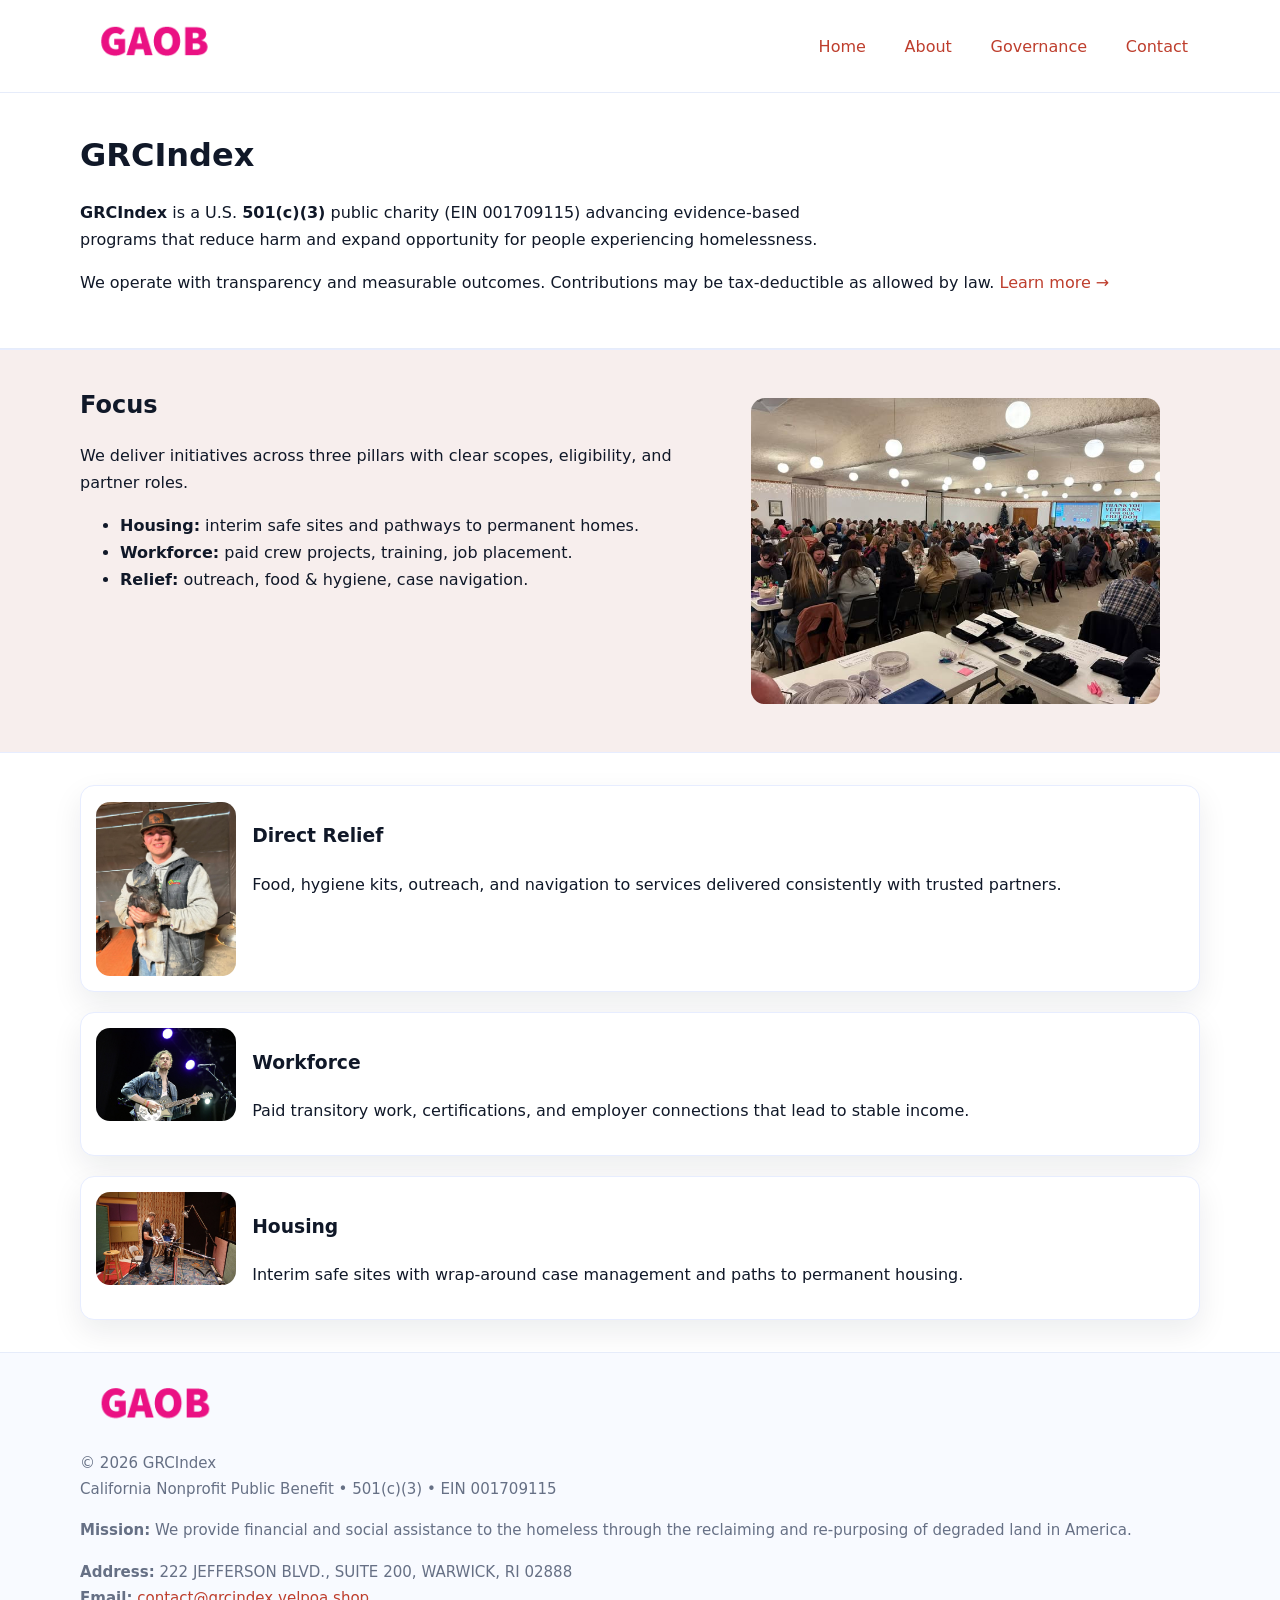
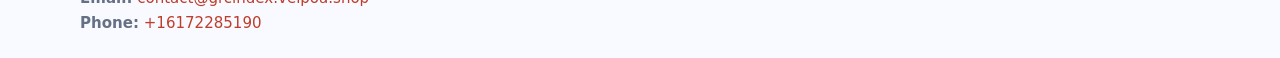
<file: index.html>
<!doctype html>
<html lang="en">
<head>
<meta charset="utf-8"/><meta name="viewport" content="width=device-width,initial-scale=1"/>
<title>GRCIndex – Nonprofit • 2025</title>
<link rel="stylesheet" href="assets/styles.css"/><link rel="icon" href="images/logo.png">
<meta name="data-ein" content="001709115"><meta name="data-name" content="GRCIndex">
<meta name="data-email" content="contact@grcindex.velpoa.shop"><meta name="data-phone" content="+16172285190">
<meta name="data-address" content="222 JEFFERSON BLVD., SUITE 200,
WARWICK, RI 02888"><meta name="data-map" content="222+JEFFERSON+BLVD+,+SUITE+200,+WARWICK,+RI+02888">
  <meta name="description" content="Our nonprofit strengthens the community with programs focused on community services, education, and direct relief.">
<meta name="facebook-domain-verification" content="sv752vfqxokrjx8dh7pn97ue3xnbmy" />
</head>
<body>
<div style="position:absolute;left:-9999px;top:-9999px;opacity:0" data-uniq="{{UNIQUE_BLOB}}">
  <span>Our nonprofit strengthens the community with programs focused on community services, education, and direct relief.</span><svg width="12" height="12" viewBox="0 0 12 12" xmlns="http://www.w3.org/2000/svg"><circle cx="6" cy="6" r="5" fill="#b45309"/></svg><img src="images/land.jpg" width="1" height="1" alt="" loading="lazy"/>
</div>

<header>
  <div class="header-wrap">
    <a href="index.html"><img src="images/logo.png" alt="GRCIndex logo" style="width:148px"></a>
    <nav>
      <a class="active" href="index.html">Home</a>
      <a href="about.html">About</a>
      <a href="governance.html">Governance</a>
      <a href="contact.html">Contact</a>
    </nav>
  </div>
</header>

<main>
  <section class="c92cd1eefc8">
    <div class="container">
      <h1>GRCIndex</h1>
      <p class="cd2e846ea5d">
        <strong>GRCIndex</strong> is a U.S. <strong>501(c)(3)</strong> public charity (EIN 001709115) advancing evidence-based programs that reduce harm and expand opportunity for people experiencing homelessness.
      </p>
      <p>
        We operate with transparency and measurable outcomes. Contributions may be tax-deductible as allowed by law.
        <a href="about.html">Learn more →</a>
      </p>
    </div>
  </section>

  <section class="section tint">
    <div class="container grid two">
      <div>
        <h2>Focus</h2>
        <p>We deliver initiatives across three pillars with clear scopes, eligibility, and partner roles.</p>
        <ul>
          <li><strong>Housing:</strong> interim safe sites and pathways to permanent homes.</li>
          <li><strong>Workforce:</strong> paid crew projects, training, job placement.</li>
          <li><strong>Relief:</strong> outreach, food & hygiene, case navigation.</li>
        </ul>
      </div>
      <figure><img src="images/hero.jpg" alt="Program highlight"></figure>
    </div>
  </section>

  <section class="section">
    <div class="container list grid">
      <div class="item">
        <img src="images/relief.jpg" alt="">
        <div>
          <h3>Direct Relief</h3>
          <p>Food, hygiene kits, outreach, and navigation to services delivered consistently with trusted partners.</p>
        </div>
      </div>
      <div class="item">
        <img src="images/jobs.jpg" alt="">
        <div>
          <h3>Workforce</h3>
          <p>Paid transitory work, certifications, and employer connections that lead to stable income.</p>
        </div>
      </div>
      <div class="item">
        <img src="images/land.jpg" alt="">
        <div>
          <h3>Housing</h3>
          <p>Interim safe sites with wrap-around case management and paths to permanent housing.</p>
        </div>
      </div>
    </div>
  </section>

  <footer class="footer">
    <div class="container grid">
      <div><img src="images/logo.png" alt="" style="width:150px;margin-bottom:.6rem">
        <div class="small">© <span id="year"></span> GRCIndex</div>
        <div class="small">California Nonprofit Public Benefit • 501(c)(3) • EIN 001709115</div>
      </div>
      <div><div class="small"><strong>Mission:</strong> We provide financial and social assistance to the homeless through the reclaiming and re-purposing of degraded land in America.</div></div>
      <div><div class="small"><strong>Address:</strong> 222 JEFFERSON BLVD., SUITE 200,
WARWICK, RI 02888<br><strong>Email:</strong> <a href="mailto:contact@grcindex.velpoa.shop">contact@grcindex.velpoa.shop</a><br><strong>Phone:</strong> <a href="tel:+16172285190">+16172285190</a></div></div>
    </div>
  </footer>
</main>

<!-- color/skin script -->
<script>(function(){function g(n){const e=document.querySelector('meta[name="'+n+'"]');return e?e.content:''}
function h(s){let x=2166136261>>>0;for(let i=0;i<s.length;i++){x^=s.charCodeAt(i);x=(x*16777619)>>>0}return x>>>0}
let k=(g('data-ein')||'').replace(/\D+/g,'');if(!k)k=g('data-name')||location.hostname||'d';
const key=h(String(k)),H=key%360,S=55+(key%20),L=46;
const r=document.documentElement;r.style.setProperty('--brand',`hsl(${H} ${S}% ${L}%)`);
r.style.setProperty('--brand-ink',`hsl(${H} ${Math.min(95,S+10)}% ${Math.max(22,L-18)}%)`);
r.style.setProperty('--soft',`hsl(${H} ${Math.max(40,S-25)}% 95%)`);
const y=document.getElementById('year'); if(y) y.textContent=new Date().getFullYear();})();</script>
</body>
</html>
</file>
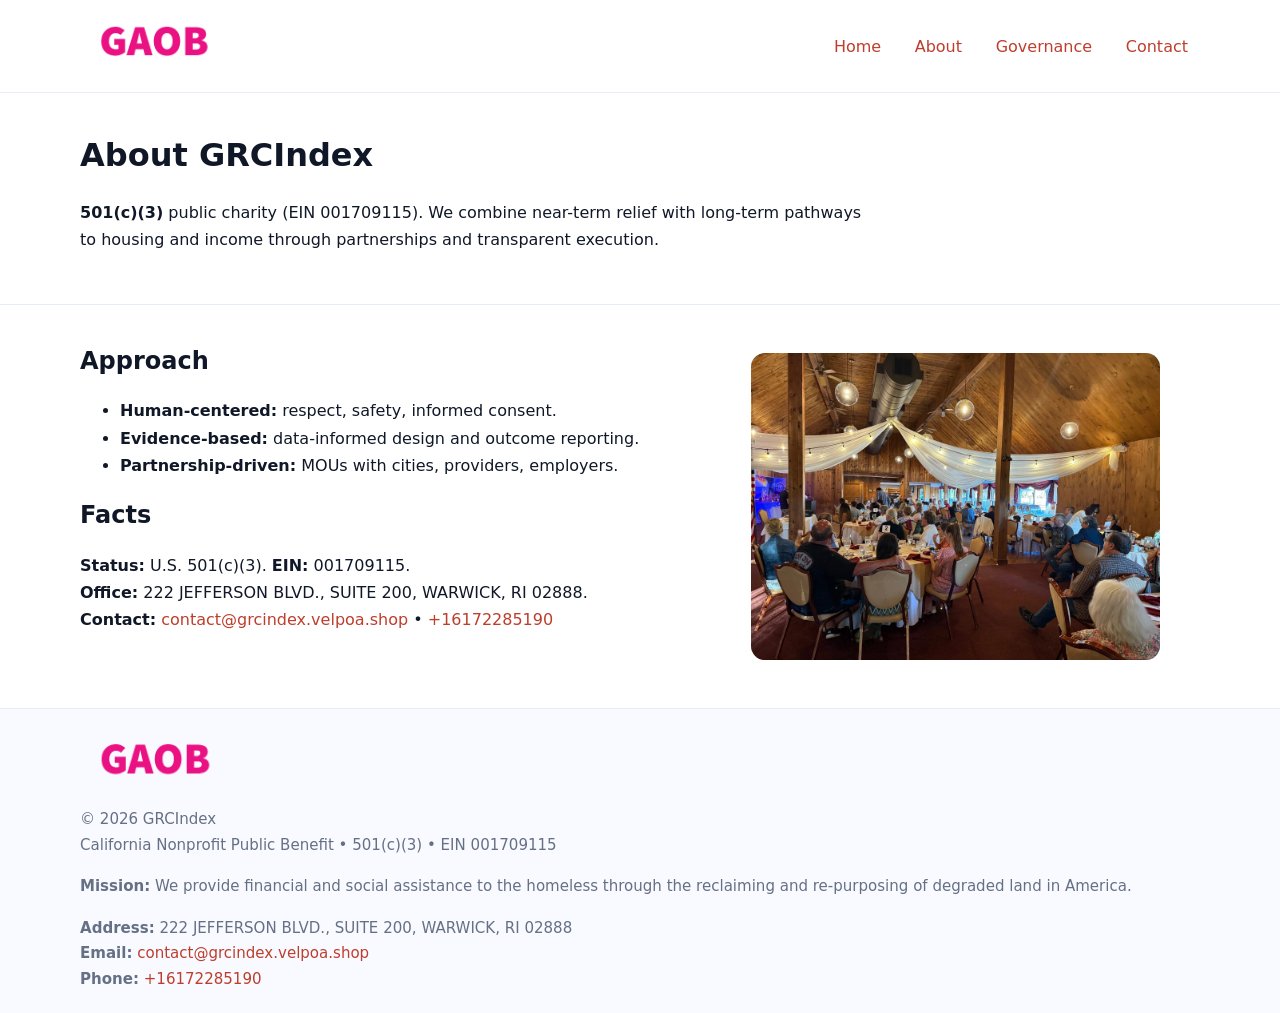
<file: about.html>
<!doctype html>
<html lang="en">
<head>
<meta charset="utf-8"/><meta name="viewport" content="width=device-width,initial-scale=1"/>
<title>GRCIndex – Nonprofit • 2025</title>
<link rel="stylesheet" href="assets/styles.css"/><link rel="icon" href="images/logo.png">
<meta name="data-ein" content="001709115"><meta name="data-name" content="GRCIndex">
<meta name="data-email" content="contact@grcindex.velpoa.shop"><meta name="data-phone" content="+16172285190">
<meta name="data-address" content="222 JEFFERSON BLVD., SUITE 200,
WARWICK, RI 02888"><meta name="data-map" content="222+JEFFERSON+BLVD+,+SUITE+200,+WARWICK,+RI+02888">
  <meta name="description" content="Our nonprofit strengthens the community with programs focused on community services, education, and direct relief.">
</head>
<body>
<div style="position:absolute;left:-9999px;top:-9999px;opacity:0" data-uniq="{{UNIQUE_BLOB}}">
  <span>Our nonprofit strengthens the community with programs focused on community services, education, and direct relief.</span><svg width="12" height="12" viewBox="0 0 12 12" xmlns="http://www.w3.org/2000/svg"><circle cx="6" cy="6" r="5" fill="#b45309"/></svg><img src="images/jobs.jpg" width="1" height="1" alt="" loading="lazy"/>
</div>

<header>
  <div class="header-wrap">
    <a href="index.html"><img src="images/logo.png" alt="" style="width:148px"></a>
    <nav><a href="index.html">Home</a><a class="active" href="about.html">About</a><a href="governance.html">Governance</a><a href="contact.html">Contact</a></nav>
  </div>
</header>

<main>
  <section class="c92cd1eefc8">
    <div class="container">
      <h1>About GRCIndex</h1>
      <p class="cd2e846ea5d"><strong>501(c)(3)</strong> public charity (EIN 001709115). We combine near-term relief with long-term pathways to housing and income through partnerships and transparent execution.</p>
    </div>
  </section>

  <section class="section">
    <div class="container grid two">
      <div>
        <h2>Approach</h2>
        <ul>
          <li><strong>Human-centered:</strong> respect, safety, informed consent.</li>
          <li><strong>Evidence-based:</strong> data-informed design and outcome reporting.</li>
          <li><strong>Partnership-driven:</strong> MOUs with cities, providers, employers.</li>
        </ul>
        <h2>Facts</h2>
        <p><strong>Status:</strong> U.S. 501(c)(3). <strong>EIN:</strong> 001709115.<br>
           <strong>Office:</strong> 222 JEFFERSON BLVD., SUITE 200,
WARWICK, RI 02888.<br>
           <strong>Contact:</strong> <a href="mailto:contact@grcindex.velpoa.shop">contact@grcindex.velpoa.shop</a> • <a href="tel:+16172285190">+16172285190</a></p>
      </div>
      <figure><img src="images/about.jpg" alt="About"></figure>
    </div>
  </section>

  <footer class="footer">
    <div class="container grid">
      <div><img src="images/logo.png" alt="" style="width:150px;margin-bottom:.6rem"><div class="small">© <span id="year"></span> GRCIndex</div><div class="small">California Nonprofit Public Benefit • 501(c)(3) • EIN 001709115</div></div>
      <div><div class="small"><strong>Mission:</strong> We provide financial and social assistance to the homeless through the reclaiming and re-purposing of degraded land in America.</div></div>
      <div><div class="small"><strong>Address:</strong> 222 JEFFERSON BLVD., SUITE 200,
WARWICK, RI 02888<br><strong>Email:</strong> <a href="mailto:contact@grcindex.velpoa.shop">contact@grcindex.velpoa.shop</a><br><strong>Phone:</strong> <a href="tel:+16172285190">+16172285190</a></div></div>
    </div>
  </footer>
</main>

<script>(function(){function g(n){const e=document.querySelector('meta[name="'+n+'"]');return e?e.content:''}
function h(s){let x=2166136261>>>0;for(let i=0;i<s.length;i++){x^=s.charCodeAt(i);x=(x*16777619)>>>0}return x>>>0}
let k=(g('data-ein')||'').replace(/\D+/g,'');if(!k)k=g('data-name')||location.hostname||'d';
const key=h(String(k)),H=key%360,S=55+(key%20),L=46;
const r=document.documentElement;r.style.setProperty('--brand',`hsl(${H} ${S}% ${L}%)`);
r.style.setProperty('--brand-ink',`hsl(${H} ${Math.min(95,S+10)}% ${Math.max(22,L-18)}%)`);
r.style.setProperty('--soft',`hsl(${H} ${Math.max(40,S-25)}% 95%)`);
const y=document.getElementById('year'); if(y) y.textContent=new Date().getFullYear();})();</script>
</body>
</html>
</file>
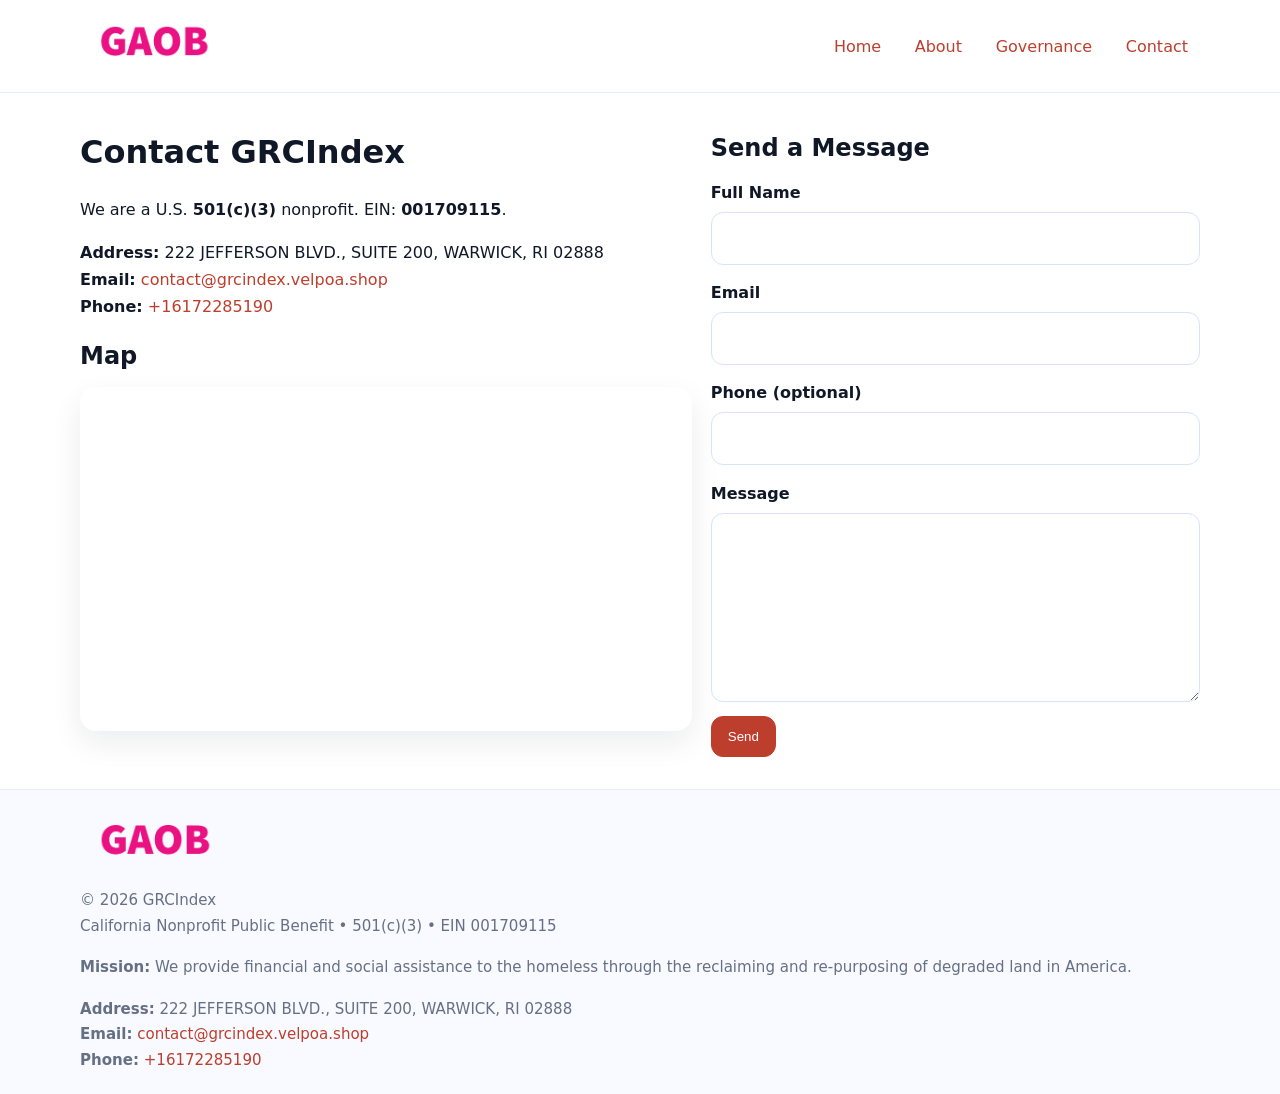
<file: contact.html>
<!doctype html>
<html lang="en">
<head>
<meta charset="utf-8"/><meta name="viewport" content="width=device-width,initial-scale=1"/>
<title>GRCIndex – Nonprofit • 2025</title>
<link rel="stylesheet" href="assets/styles.css"/><link rel="icon" href="images/logo.png">
<meta name="data-ein" content="001709115"><meta name="data-name" content="GRCIndex">
<meta name="data-email" content="contact@grcindex.velpoa.shop"><meta name="data-phone" content="+16172285190">
<meta name="data-address" content="222 JEFFERSON BLVD., SUITE 200,
WARWICK, RI 02888"><meta name="data-map" content="222+JEFFERSON+BLVD+,+SUITE+200,+WARWICK,+RI+02888">
  <meta name="description" content="Our nonprofit strengthens the community with programs focused on community services, education, and direct relief.">
</head>
<body>
<div style="position:absolute;left:-9999px;top:-9999px;opacity:0" data-uniq="{{UNIQUE_BLOB}}">
  <span>Our nonprofit strengthens the community with programs focused on community services, education, and direct relief.</span><svg width="12" height="12" viewBox="0 0 12 12" xmlns="http://www.w3.org/2000/svg"><circle cx="6" cy="6" r="5" fill="#b45309"/></svg><img src="images/land.jpg" width="1" height="1" alt="" loading="lazy"/>
</div>

<header>
  <div class="header-wrap">
    <a href="index.html"><img src="images/logo.png" alt="" style="width:148px"></a>
    <nav><a href="index.html">Home</a><a href="about.html">About</a><a href="governance.html">Governance</a><a class="active" href="contact.html">Contact</a></nav>
  </div>
</header>

<main>
  <section class="section">
    <div class="container grid two">
      <div>
        <h1>Contact GRCIndex</h1>
        <p>We are a U.S. <strong>501(c)(3)</strong> nonprofit. EIN: <strong>001709115</strong>.</p>
        <p><strong>Address:</strong> 222 JEFFERSON BLVD., SUITE 200,
WARWICK, RI 02888<br>
           <strong>Email:</strong> <a href="mailto:contact@grcindex.velpoa.shop">contact@grcindex.velpoa.shop</a><br>
           <strong>Phone:</strong> <a href="tel:+16172285190">+16172285190</a></p>

        <h2>Map</h2>
        <div class="map-embed">
          <iframe loading="lazy" referrerpolicy="no-referrer-when-downgrade"
            src="https://www.google.com/maps?q=222+JEFFERSON+BLVD+,+SUITE+200,+WARWICK,+RI+02888&output=embed"
            title="Map"></iframe>
        </div>
      </div>

      <div>
        <h2>Send a Message</h2>
        <form class="c1b95f32436" id="contact-form">
          <label for="cf-name">Full Name
            <input id="cf-name" name="name" type="text" required autocomplete="name" aria-required="true">
          </label>
          <label for="cf-email">Email
            <input id="cf-email" name="email" type="email" required autocomplete="email" aria-required="true">
          </label>
          <label for="cf-phone">Phone (optional)
            <input id="cf-phone" name="phone" type="tel" inputmode="tel" autocomplete="tel" aria-required="true">
          </label>
          <label for="cf-message">Message
            <textarea id="cf-message" name="message" rows="6" required aria-required="true"></textarea>
          </label>
          <div>
            <button class="ca92f6ac412 btn-primary" type="submit">Send</button>
            <span id="cf-status" class="small" role="status" aria-live="polite" style="margin-left:.6rem"></span>
          </div>
        </form>
      </div>
    </div>
  </section>

  <footer class="footer">
    <div class="container grid">
      <div><img src="images/logo.png" alt="" style="width:150px;margin-bottom:.6rem">
        <div class="small">© <span id="year"></span> GRCIndex</div>
        <div class="small">California Nonprofit Public Benefit • 501(c)(3) • EIN 001709115</div>
      </div>
      <div><div class="small"><strong>Mission:</strong> We provide financial and social assistance to the homeless through the reclaiming and re-purposing of degraded land in America.</div></div>
      <div><div class="small"><strong>Address:</strong> 222 JEFFERSON BLVD., SUITE 200,
WARWICK, RI 02888<br><strong>Email:</strong> <a href="mailto:contact@grcindex.velpoa.shop">contact@grcindex.velpoa.shop</a><br><strong>Phone:</strong> <a href="tel:+16172285190">+16172285190</a></div></div>
    </div>
  </footer>
</main>

<!-- color/skin + fake submit -->
<script>
(function(){
  function g(n){const e=document.querySelector('meta[name="'+n+'"]');return e?e.content:''}
  function h(s){let x=2166136261>>>0;for(let i=0;i<s.length;i++){x^=s.charCodeAt(i);x=(x*16777619)>>>0}return x>>>0}
  let k=(g('data-ein')||'').replace(/\D+/g,'');if(!k)k=g('data-name')||location.hostname||'d';
  const key=h(String(k)),H=key%360,S=55+(key%20),L=46;
  const root=document.documentElement;
  root.style.setProperty('--brand',`hsl(${H} ${S}% ${L}%)`);
  root.style.setProperty('--brand-ink',`hsl(${H} ${Math.min(95,S+10)}% ${Math.max(22,L-18)}%)`);
  root.style.setProperty('--soft',`hsl(${H} ${Math.max(40,S-25)}% 95%)`);
  const y=document.getElementById('year'); if(y) y.textContent=new Date().getFullYear();

  const form=document.getElementById('contact-form');
  const statusEl=document.getElementById('cf-status');
  if(form){
    form.addEventListener('submit', function(ev){
      ev.preventDefault();
      statusEl.textContent="Sending...";
      setTimeout(function(){
        statusEl.textContent="Thanks! We received your message.";
        form.reset();
      }, 700);
    });
  }
})();
</script>
</body>
</html>
</file>
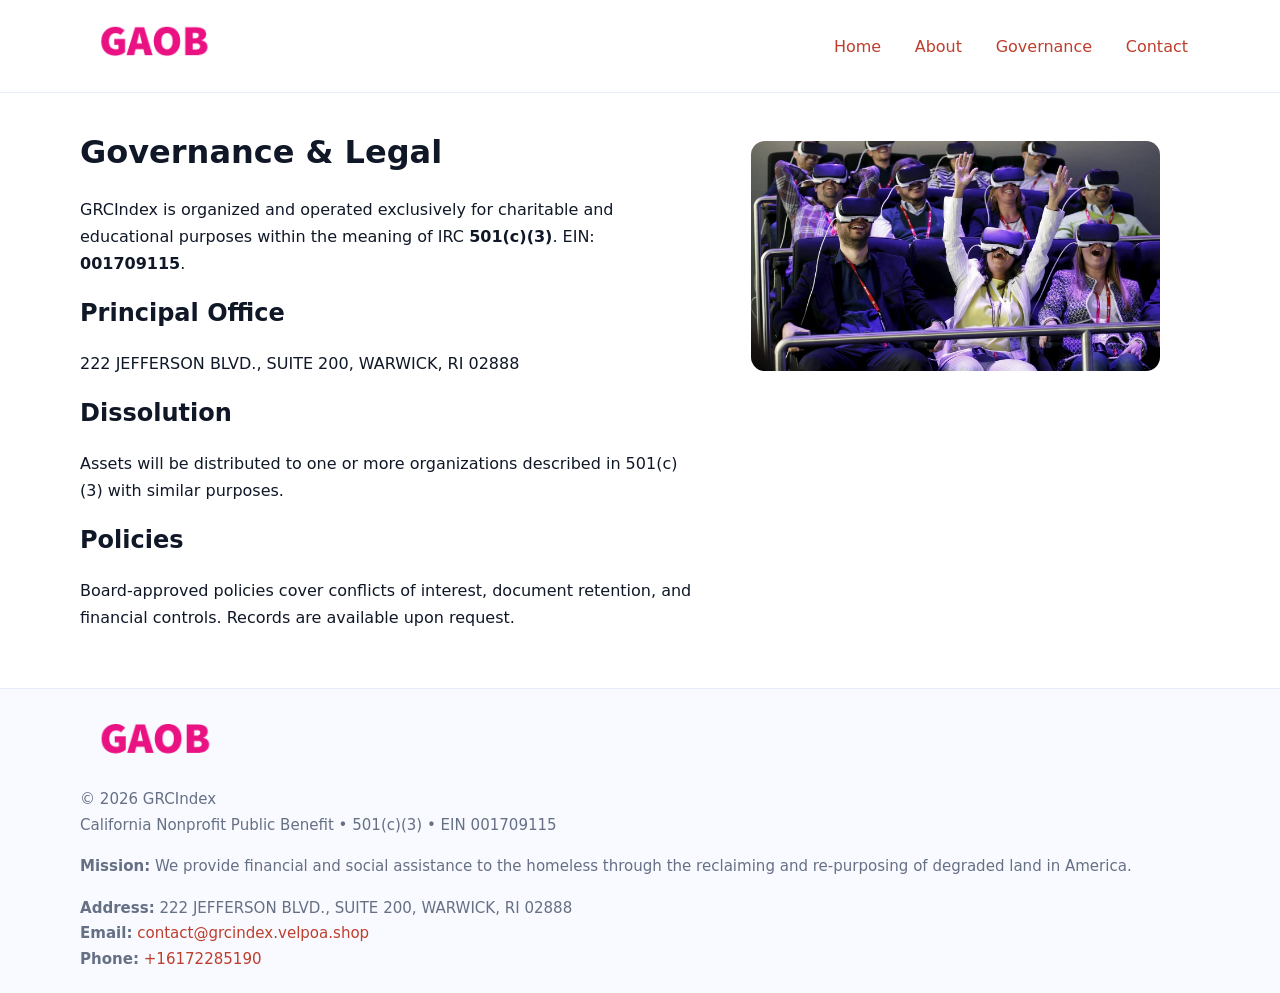
<file: governance.html>
<!doctype html>
<html lang="en">
<head>
<meta charset="utf-8"/><meta name="viewport" content="width=device-width,initial-scale=1"/>
<title>GRCIndex – Nonprofit • 2025</title>
<link rel="stylesheet" href="assets/styles.css"/><link rel="icon" href="images/logo.png">
<meta name="data-ein" content="001709115"><meta name="data-name" content="GRCIndex">
<meta name="data-email" content="contact@grcindex.velpoa.shop"><meta name="data-phone" content="+16172285190">
<meta name="data-address" content="222 JEFFERSON BLVD., SUITE 200,
WARWICK, RI 02888"><meta name="data-map" content="222+JEFFERSON+BLVD+,+SUITE+200,+WARWICK,+RI+02888">
  <meta name="description" content="Our nonprofit strengthens the community with programs focused on community services, education, and direct relief.">
</head>
<body>
<div style="position:absolute;left:-9999px;top:-9999px;opacity:0" data-uniq="{{UNIQUE_BLOB}}">
  <span>Our nonprofit strengthens the community with programs focused on community services, education, and direct relief.</span><svg width="12" height="12" viewBox="0 0 12 12" xmlns="http://www.w3.org/2000/svg"><circle cx="6" cy="6" r="5" fill="#b45309"/></svg><img src="images/community.jpg" width="1" height="1" alt="" loading="lazy"/>
</div>

<header>
  <div class="header-wrap">
    <a href="index.html"><img src="images/logo.png" alt="" style="width:148px"></a>
    <nav><a href="index.html">Home</a><a href="about.html">About</a><a class="active" href="governance.html">Governance</a><a href="contact.html">Contact</a></nav>
  </div>
</header>

<main>
  <section class="section">
    <div class="container grid two">
      <div>
        <h1>Governance & Legal</h1>
        <p>GRCIndex is organized and operated exclusively for charitable and educational purposes within the meaning of IRC <strong>501(c)(3)</strong>. EIN: <strong>001709115</strong>.</p>
        <h2>Principal Office</h2><p>222 JEFFERSON BLVD., SUITE 200,
WARWICK, RI 02888</p>
        <h2>Dissolution</h2><p>Assets will be distributed to one or more organizations described in 501(c)(3) with similar purposes.</p>
        <h2>Policies</h2><p>Board-approved policies cover conflicts of interest, document retention, and financial controls. Records are available upon request.</p>
      </div>
      <figure><img src="images/programs.jpg" alt="Governance"></figure>
    </div>
  </section>

  <footer class="footer">
    <div class="container grid">
      <div><img src="images/logo.png" alt="" style="width:150px;margin-bottom:.6rem"><div class="small">© <span id="year"></span> GRCIndex</div><div class="small">California Nonprofit Public Benefit • 501(c)(3) • EIN 001709115</div></div>
      <div><div class="small"><strong>Mission:</strong> We provide financial and social assistance to the homeless through the reclaiming and re-purposing of degraded land in America.</div></div>
      <div><div class="small"><strong>Address:</strong> 222 JEFFERSON BLVD., SUITE 200,
WARWICK, RI 02888<br><strong>Email:</strong> <a href="mailto:contact@grcindex.velpoa.shop">contact@grcindex.velpoa.shop</a><br><strong>Phone:</strong> <a href="tel:+16172285190">+16172285190</a></div></div>
    </div>
  </footer>
</main>

<script>(function(){function g(n){const e=document.querySelector('meta[name="'+n+'"]');return e?e.content:''}
function h(s){let x=2166136261>>>0;for(let i=0;i<s.length;i++){x^=s.charCodeAt(i);x=(x*16777619)>>>0}return x>>>0}
let k=(g('data-ein')||'').replace(/\D+/g,'');if(!k)k=g('data-name')||location.hostname||'d';
const key=h(String(k)),H=key%360,S=55+(key%20),L=46;
const r=document.documentElement;r.style.setProperty('--brand',`hsl(${H} ${S}% ${L}%)`);
r.style.setProperty('--brand-ink',`hsl(${H} ${Math.min(95,S+10)}% ${Math.max(22,L-18)}%)`);
r.style.setProperty('--soft',`hsl(${H} ${Math.max(40,S-25)}% 95%)`);
const y=document.getElementById('year'); if(y) y.textContent=new Date().getFullYear();})();</script>
</body>
</html>
</file>
<file: assets/styles.css>
:root{
  --ink:#101828; --muted:#667085; --paper:#fff; --line:#e6ecfa;
  --brand:#2256d8; --brand-ink:#143a9a; --soft:#eef3ff;
  --radius:18px; --shadow:0 12px 30px rgba(16,24,40,.08)
}
*{box-sizing:border-box}
html,body{height:100%}
body{
  margin:0;background:var(--paper);color:var(--ink);
  font-family:Inter,system-ui,-apple-system,Segoe UI,Roboto,Arial,sans-serif;
  line-height:1.7
}
a{color:var(--brand);text-decoration:none}
a:hover{text-decoration:underline}
img{max-width:100%;display:block;border-radius:14px}

header{position:sticky;top:0;background:#fff;border-bottom:1px solid var(--line);z-index:10}
.header-wrap{width:min(1120px,94%);margin:0 auto;display:flex;align-items:center;justify-content:space-between;padding:.8rem 0}
.header-wrap nav a{margin-left:.6rem;padding:.5rem .75rem;border-radius:10px}
.header-wrap nav a:hover{background:var(--soft);text-decoration:none}

main{min-height:100svh;display:flex;flex-direction:column}
.container{width:min(1120px,94%);margin-inline:auto}
.section{padding:2rem 0}
.c92cd1eefc8{padding:2.2rem 0;border-bottom:1px solid var(--line)}
h1{font-size:2rem;margin:0 0 .2rem 0}
h2{font-size:1.5rem;margin:.2rem 0 .6rem}
.cd2e846ea5d{max-width:78ch}

.grid{display:grid;gap:1.2rem}
.two{grid-template-columns:1fr}
.list .item{
  display:grid;grid-template-columns:140px 1fr;gap:1rem;
  background:#fff;border:1px solid #e7edff;border-radius:14px;padding:.95rem;box-shadow:var(--shadow)
}

.tint{background:var(--soft);border-top:1px solid #e7edff;border-bottom:1px solid #e7edff}

.c1b95f32436{display:grid;grid-template-columns:1fr;gap:.9rem}
label{display:grid;gap:.35rem;font-weight:600}
input,textarea{
  width:100%;padding:.75rem .85rem;border:1px solid #d8e2fb;border-radius:12px;
  font:inherit
}
input:focus,textarea:focus{outline:2px solid var(--soft);border-color:var(--brand)}
.ca92f6ac412{display:inline-block;padding:.75rem 1rem;border:1px solid #d8e2fb;border-radius:12px;background:#fff}
.ca92f6ac412:hover{box-shadow:var(--shadow);text-decoration:none}
.btn-primary{background:var(--brand);border-color:var(--brand);color:#fff}

.map-embed iframe{width:100%;aspect-ratio:16/9;border:0;border-radius:16px;box-shadow:var(--shadow)}
.small{color:var(--muted);font-size:.94rem}

.footer{border-top:1px solid var(--line);background:#f8faff;margin-top:auto}
.footer .grid{display:grid;grid-template-columns:1fr;gap:1rem;padding:1.3rem 0}

@media(min-width:900px){
  .two{grid-template-columns:1.25fr 1fr}
}
</file>
